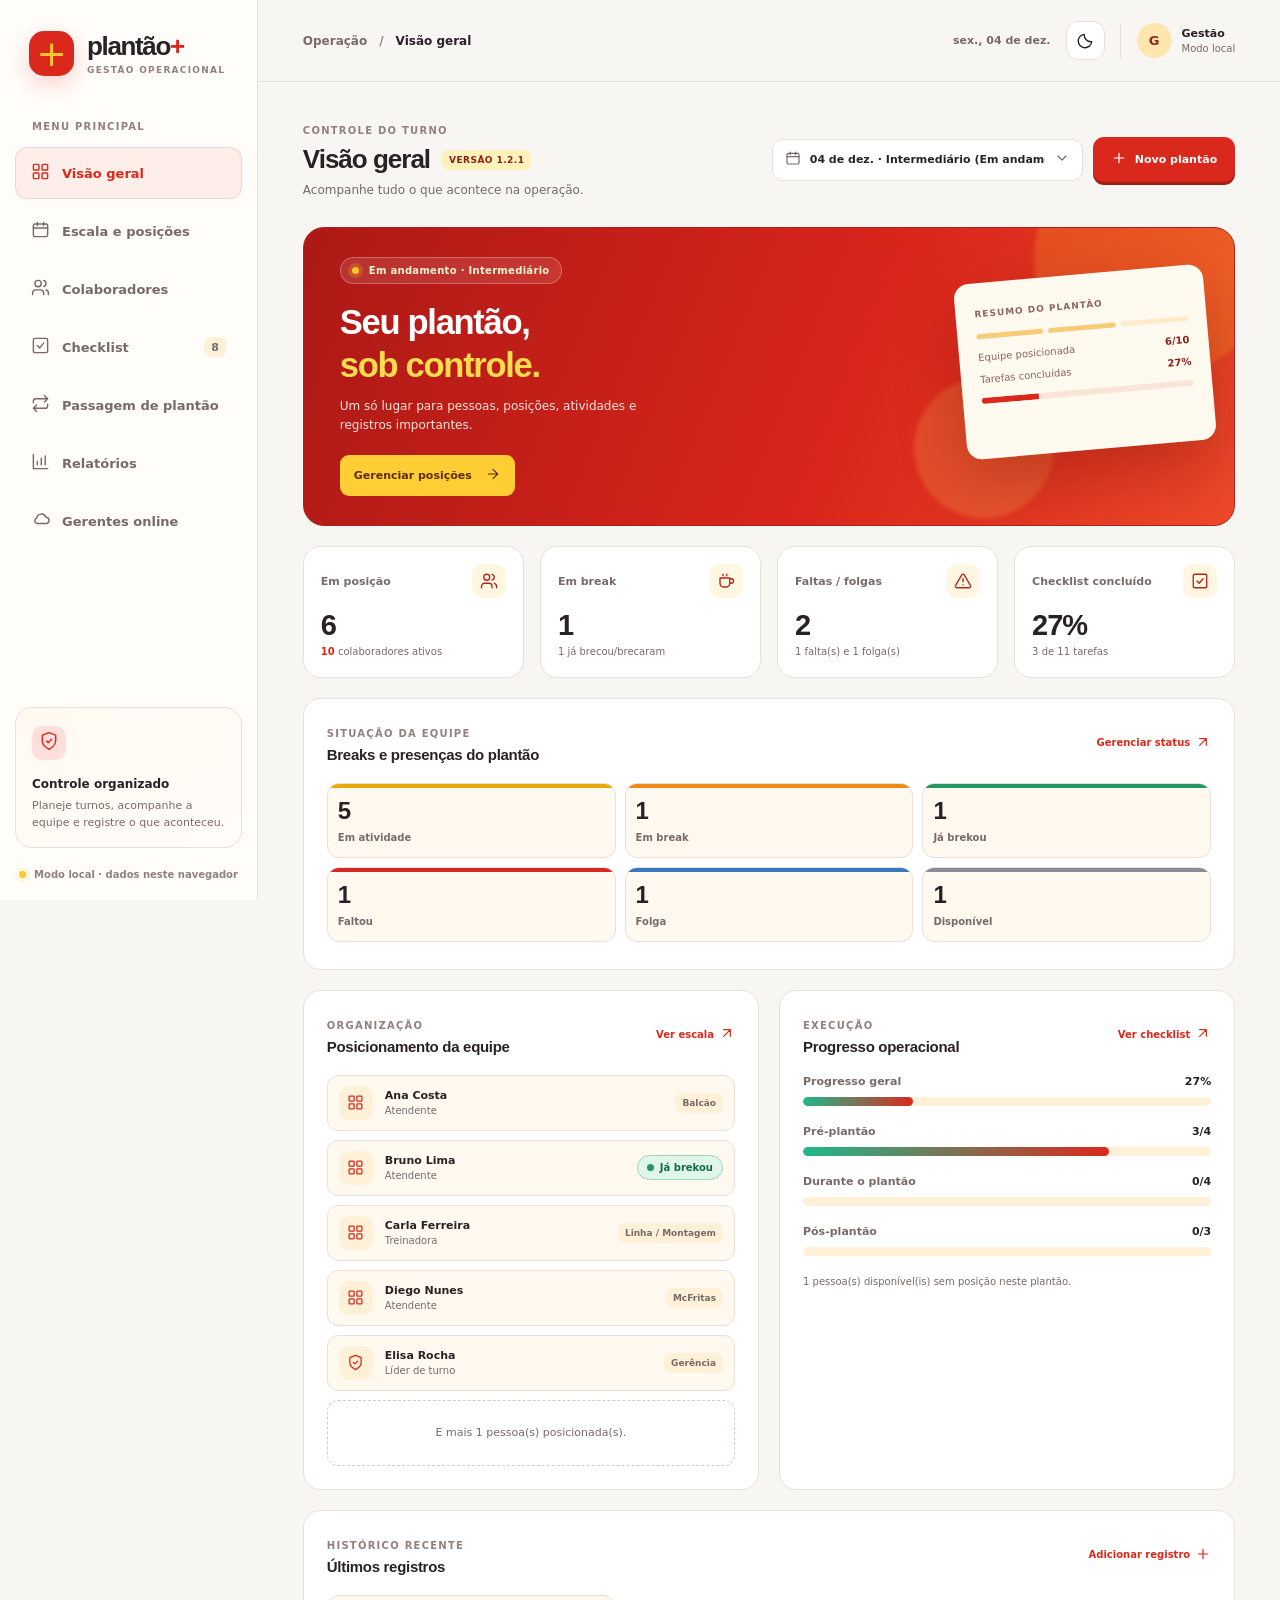
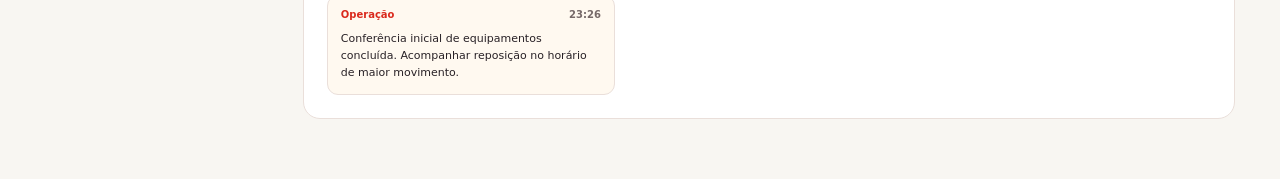
<file: index.html>
<!doctype html>
<html lang="pt-BR">
<head>
  <meta charset="UTF-8" />
  <meta name="viewport" content="width=device-width, initial-scale=1.0" />
  <meta name="theme-color" content="#DA291C" />
  <meta name="description" content="Plantão+ — painel de controle e passagem de turno para operações de loja." />
  <title>Plantão+ | Gestão de Plantões — v1.2.1</title>
  <link rel="icon" href="data:image/svg+xml,%3Csvg xmlns='http://www.w3.org/2000/svg' viewBox='0 0 64 64'%3E%3Crect width='64' height='64' rx='16' fill='%23DA291C'/%3E%3Cpath d='M17 32h30M32 17v30' stroke='%23FFC72C' stroke-width='8' stroke-linecap='round'/%3E%3C/svg%3E" />
  <link rel="stylesheet" href="style.css" />
  <script src="script.js" defer></script>
  <script src="sync.js" defer></script>
</head>
<body>
  <div class="app-shell">
    <aside class="sidebar" id="sidebar" aria-label="Menu principal">
      <div class="brand"><div class="brand-mark" aria-hidden="true">+</div><div><strong>plantão<span>+</span></strong><small>GESTÃO OPERACIONAL</small></div></div>
      <div class="side-section-label">MENU PRINCIPAL</div>
      <nav class="side-nav" aria-label="Navegação">
        <button class="nav-link active" data-page="dashboard"><span data-icon="layout"></span> Visão geral</button>
        <button class="nav-link" data-page="escala"><span data-icon="calendar"></span> Escala e posições</button>
        <button class="nav-link" data-page="equipe"><span data-icon="users"></span> Colaboradores</button>
        <button class="nav-link" data-page="checklist"><span data-icon="check-square"></span> Checklist <span class="nav-counter" id="navPending">0</span></button>
        <button class="nav-link" data-page="passagem"><span data-icon="repeat"></span> Passagem de plantão</button>
        <button class="nav-link" data-page="relatorios"><span data-icon="chart"></span> Relatórios</button>
        <button class="nav-link" data-page="conexao"><span data-icon="cloud"></span> Gerentes online</button>
      </nav>
      <div class="sidebar-bottom">
        <div class="side-help"><div class="side-help-icon"><span data-icon="shield"></span></div><strong>Controle organizado</strong><p>Planeje turnos, acompanhe a equipe e registre o que aconteceu.</p></div>
        <div class="local-tag" id="sidebarSyncStatus"><span class="status-dot"></span> Modo local · dados neste navegador</div>
      </div>
    </aside>
    <div class="sidebar-overlay" id="sidebarOverlay"></div>

    <div class="main-shell">
      <header class="topbar">
        <div class="top-left"><button class="icon-button mobile-menu" id="mobileMenu" aria-label="Abrir menu"><span data-icon="menu"></span></button><div class="breadcrumb"><span>Operação</span><span class="crumb-sep">/</span><strong id="currentPageTitle">Visão geral</strong></div></div>
        <div class="top-actions"><span class="today-pill" id="todayLabel"></span><button class="icon-button" id="themeButton" aria-label="Alternar tema" title="Alternar tema"><span data-icon="sun"></span></button><div class="profile-chip"><span class="profile-avatar">G</span><span><strong>Gestão</strong><small id="profileSyncStatus">Modo local</small></span></div></div>
      </header>
      <main class="content">
        <div id="storageWarning" class="storage-warning hidden" role="alert">⚠️ Modo temporário: este visualizador bloqueou o armazenamento. Os botões funcionam, mas alterações podem se perder ao fechar. Abra o <strong>index.html</strong> fora da prévia para salvar seus dados.</div>
        <div class="context-row">
          <div><span class="eyebrow">CONTROLE DO TURNO</span><div class="context-heading"><h1 id="mainTitle">Visão geral</h1><span class="demo-tag">VERSÃO 1.2.1</span></div><p id="mainSubtitle">Acompanhe tudo o que acontece na operação.</p></div>
          <div class="context-actions"><div class="shift-picker"><span data-icon="calendar"></span><select id="shiftSelect" aria-label="Selecionar plantão"></select><span data-icon="chevron-down"></span></div><button class="btn btn-primary" id="newShiftButton"><span data-icon="plus"></span> Novo plantão</button></div>
        </div>

        <section class="page" id="page-dashboard">
          <div class="hero"><div class="hero-copy"><div class="hero-pill"><span class="pulse-dot"></span><span id="heroShiftStatus">Plantão em andamento</span></div><h2>Seu plantão, <span>sob controle.</span></h2><p>Um só lugar para pessoas, posições, atividades e registros importantes.</p><button class="hero-action" data-go="escala">Gerenciar posições <span data-icon="arrow-right"></span></button></div><div class="hero-art" aria-hidden="true"><div class="orb orb-one"></div><div class="orb orb-two"></div><div class="floating-sheet"><span class="sheet-label">RESUMO DO PLANTÃO</span><div class="sheet-bar"><i></i><i></i><i></i></div><div class="sheet-row"><span>Equipe posicionada</span><strong id="heroAssigned">0</strong></div><div class="sheet-row"><span>Tarefas concluídas</span><strong id="heroTasks">0%</strong></div><div class="sheet-progress"><span id="heroProgressFill"></span></div></div></div></div>
          <div class="metric-grid" id="dashboardMetrics"></div>
          <div class="panel attendance-dashboard-panel"><div class="panel-header"><div><span class="eyebrow">SITUAÇÃO DA EQUIPE</span><h3>Breaks e presenças do plantão</h3></div><button class="text-action" data-go="escala">Gerenciar status <span data-icon="arrow-up-right"></span></button></div><div class="attendance-summary" id="dashAttendanceSummary"></div></div>
          <div class="columns columns-2 dashboard-columns"><div class="panel"><div class="panel-header"><div><span class="eyebrow">ORGANIZAÇÃO</span><h3>Posicionamento da equipe</h3></div><button class="text-action" data-go="escala">Ver escala <span data-icon="arrow-up-right"></span></button></div><div id="dashPositions" class="compact-list"></div></div><div class="panel"><div class="panel-header"><div><span class="eyebrow">EXECUÇÃO</span><h3>Progresso operacional</h3></div><button class="text-action" data-go="checklist">Ver checklist <span data-icon="arrow-up-right"></span></button></div><div id="dashChecklist"></div></div></div>
          <div class="panel"><div class="panel-header"><div><span class="eyebrow">HISTÓRICO RECENTE</span><h3>Últimos registros</h3></div><button class="text-action" data-go="passagem">Adicionar registro <span data-icon="plus"></span></button></div><div id="dashEvents" class="events-inline"></div></div>
        </section>

        <section class="page hidden" id="page-escala"><div class="page-banner"><div><span class="eyebrow">PLANEJAMENTO DIÁRIO</span><h2>Equipe e estações</h2><p>Distribua as pessoas, evite duplicidades e organize o fluxo da operação.</p></div><button class="btn btn-primary" id="newAssignmentButton"><span data-icon="plus"></span> Posicionar pessoa</button></div><div id="shiftDetails" class="shift-details"></div>
          <div class="panel attendance-panel spaced"><div class="panel-header"><div><span class="eyebrow">CONTROLE DE PESSOAS</span><h3>Breaks, faltas e folgas</h3><p class="attendance-help">Altere o status de cada colaborador. Ao iniciar o break, a posição fica livre e o cronômetro começa. Faltas e folgas também liberam a posição.</p></div></div><div id="attendanceSummary" class="attendance-summary"></div><div id="attendanceRoster" class="attendance-roster"></div></div>
          <div class="panel break-center spaced" id="breakCenter"><div class="panel-header"><div><span class="eyebrow">PAUSAS COM CRONÔMETRO</span><h3>Central de breaks <span class="break-count" id="breakActiveCount">0</span></h3><p class="attendance-help">A contagem continua mesmo com a página fechada. Durações são ajustáveis conforme as regras da unidade.</p></div><label class="break-default-label">Duração padrão (min) <input id="breakDefaultDuration" type="number" min="5" max="180" value="60"></label></div><div class="break-active-grid" id="breakGrid"></div><h4 class="section-minititle">Histórico de breaks deste turno</h4><div id="breakHistory" class="break-history"></div></div>
          <div class="panel coverage-panel spaced"><div class="panel-header"><div><span class="eyebrow">COBERTURA INTELIGENTE</span><h3>Sugestão de substituições</h3><p class="attendance-help">Indica pessoas livres e dá prioridade a quem tem treinamento confirmado no cadastro.</p></div></div><div id="coverageSuggestions" class="coverage-grid"></div></div>
          <div class="section-heading"><div><h3>Mapa de posições</h3><p id="stationsSubtitle">Distribuição dos colaboradores por estação</p></div></div><p class="position-move-hint" id="positionMoveHint">Arraste uma pessoa para uma estação ou toque no nome e depois na estação.</p><div id="stationGrid" class="station-grid"></div><div class="panel spaced"><div class="panel-header"><div><span class="eyebrow">DISPONIBILIDADE</span><h3>Disponíveis para posicionamento</h3></div></div><div id="unassignedEmployees" class="people-chips"></div></div></section>

        <section class="page hidden" id="page-equipe"><div class="page-banner"><div><span class="eyebrow">GESTÃO DE PESSOAS</span><h2>Colaboradores</h2><p>Cadastre, edite e acompanhe os integrantes da equipe.</p></div><button class="btn btn-primary" id="newEmployeeButton"><span data-icon="plus"></span> Novo colaborador</button></div><div class="filter-bar"><div class="search-wrap"><span data-icon="search"></span><input id="employeeSearch" type="search" placeholder="Buscar por nome ou função..." aria-label="Buscar colaboradores"></div><select id="employeeStatusFilter" aria-label="Filtrar por situação"><option value="ativos">Somente ativos</option><option value="todos">Todos</option><option value="inativos">Somente inativos</option></select><span id="employeeCount" class="filter-count"></span></div><div class="employee-grid" id="employeeGrid"></div></section>

        <section class="page hidden" id="page-checklist"><div class="page-banner"><div><span class="eyebrow">PADRÃO DE EXECUÇÃO</span><h2>Checklist operacional</h2><p>Não deixe tarefas importantes passarem despercebidas.</p></div><button class="btn btn-primary" id="newTaskButton"><span data-icon="plus"></span> Adicionar tarefa</button></div><div class="panel progress-panel"><div class="progress-summary"><div><span class="eyebrow">PROGRESSO DO PLANTÃO</span><h3 id="checklistSummary">0 de 0 atividades</h3><p id="checklistProgressText">Comece pelas atividades de pré-plantão.</p></div><div class="ring" id="progressRing"><span id="progressRingText">0%</span></div></div><div class="progress-track"><span id="mainProgressFill"></span></div></div><div class="checklist-columns" id="checklistPhases"></div></section>

        <section class="page hidden" id="page-passagem"><div class="page-banner"><div><span class="eyebrow">COMUNICAÇÃO ENTRE TURNOS</span><h2>Passagem de plantão</h2><p>Registre ocorrências, pontos de atenção e orientações para a próxima equipe.</p></div><button class="btn btn-outline" id="copyHandoffTop"><span data-icon="copy"></span> Copiar resumo</button></div><div class="columns columns-2"><div class="panel"><div class="panel-header"><div><span class="eyebrow">LIVRO DE OCORRÊNCIAS</span><h3>Novo registro</h3></div></div><form id="eventForm" class="stack-form"><label>Categoria<select name="type" required><option>Operação</option><option>Pessoas</option><option>Equipamentos</option><option>Estoque</option><option>Observação</option></select></label><label>Descrição<textarea name="text" required maxlength="600" rows="4" placeholder="Descreva o que aconteceu e o que precisa ser acompanhado..."></textarea></label><button class="btn btn-primary" type="submit"><span data-icon="plus"></span> Registrar ocorrência</button></form></div><div class="panel"><div class="panel-header"><div><span class="eyebrow">ORIENTAÇÕES</span><h3>Recado para o próximo turno</h3></div></div><label class="standalone-label" for="handoffNotes">Anotações e prioridades</label><textarea id="handoffNotes" rows="7" maxlength="2000" placeholder="Ex.: conferir manutenção do equipamento, verificar falta de produto, reforçar posição no horário de pico..."></textarea><div class="note-footer"><span>Fica salvo no plantão selecionado.</span><button id="saveHandoffNotes" class="btn btn-outline"><span data-icon="save"></span> Salvar recado</button></div></div></div><div class="columns columns-2 spaced"><div class="panel"><div class="panel-header"><div><span class="eyebrow">LINHA DO TEMPO</span><h3>Ocorrências registradas</h3></div></div><div id="eventTimeline" class="timeline"></div></div><div class="panel"><div class="panel-header"><div><span class="eyebrow">RELATÓRIO PRONTO</span><h3>Resumo para repassar</h3></div></div><pre class="handoff-preview" id="handoffPreview"></pre><div class="share-actions"><button id="copyHandoff" class="btn btn-primary"><span data-icon="copy"></span> Copiar texto</button><button id="shareWhatsapp" class="btn btn-outline"><span data-icon="send"></span> WhatsApp</button></div></div></div></section>

        <section class="page hidden" id="page-relatorios"><div class="page-banner"><div><span class="eyebrow">VISÃO GERENCIAL</span><h2>Relatórios e histórico</h2><p>Consulte plantões anteriores e faça cópias de segurança dos dados.</p></div><button class="btn btn-primary" id="exportCsv"><span data-icon="download"></span> Exportar CSV</button></div><div class="filter-bar report-controls"><label class="inline-field">Período <input type="month" id="reportMonth"></label><div class="report-buttons"><button class="btn btn-outline" id="exportBreakCsv"><span data-icon="coffee"></span> Exportar breaks</button><button class="btn btn-outline" id="backupJson"><span data-icon="download"></span> Backup JSON</button><label class="btn btn-outline file-button"><span data-icon="upload"></span> Importar backup <input type="file" id="importJson" accept=".json,application/json" hidden></label></div></div><div id="reportMetrics" class="metric-grid"></div><div class="panel"><div class="panel-header"><div><span class="eyebrow">ARQUIVO DE PLANTÕES</span><h3>Histórico de turnos</h3></div></div><div class="table-scroll"><table class="data-table"><thead><tr><th>Data</th><th>Turno</th><th>Responsável</th><th>Pessoas</th><th>Checklist</th><th>Situação</th><th></th></tr></thead><tbody id="reportRows"></tbody></table></div></div><p class="privacy-note"><span data-icon="info"></span> O modo local funciona sem conta. A sincronização exige conexão com Supabase, login de gerente e equipe compartilhada — configure em “Gerentes online”.</p></section>
        <section class="page hidden" id="page-conexao">
          <div class="page-banner"><div><span class="eyebrow">ACESSO MULTIGESTOR</span><h2>Gerentes online</h2><p>Compartilhe escalas, breaks, checklists e relatórios entre aparelhos, com login por e-mail e controle de acesso.</p></div><span class="cloud-pill" id="cloudIndicator">● Modo local</span></div>
          <div class="panel sync-panel"><div class="panel-header"><div><span class="eyebrow">PASSO 1</span><h3>Configurar servidor de dados</h3></div></div>
            <p class="form-hint">Crie um projeto no Supabase, execute o arquivo <strong>CONFIGURACAO-SUPABASE.sql</strong> e preencha abaixo a URL e a chave <strong>anon/publicável</strong>. Nunca utilize a chave secret/service_role.</p>
            <form id="cloudConfigForm" class="stack-form"><label>URL do projeto Supabase<input type="url" id="cloudUrl" placeholder="https://seu-projeto.supabase.co" required autocomplete="off"></label><label>Chave anon / publishable<input id="cloudKey" type="text" placeholder="sb_publishable_... ou chave anon JWT" autocomplete="off" required></label><button class="btn btn-primary" type="submit">Salvar conexão neste aparelho</button></form>
            <p class="sync-message" id="cloudConfigMessage">Nenhum servidor configurado. O site funciona normalmente no modo local.</p>
          </div>
          <div class="panel sync-panel spaced"><div class="panel-header"><div><span class="eyebrow">PASSO 2</span><h3>Acesso do gerente</h3></div></div>
            <div id="cloudLoggedOut"><form id="cloudLoginForm" class="sync-login"><label>E-mail do gerente<input id="cloudEmail" type="email" required placeholder="gerente@exemplo.com" autocomplete="email"></label><button class="btn btn-primary" type="submit">Enviar link para entrar</button></form><p class="form-hint">Você receberá um link de acesso no e-mail. Para funcionar, publique o site em endereço HTTPS autorizado no projeto Supabase.</p></div>
            <div id="cloudLoggedIn" class="hidden"><div class="sync-user-card"><div><strong id="cloudUserName">—</strong><small>Gerente autenticado</small></div><button class="btn btn-outline btn-small" id="cloudLogout">Sair da conta</button></div></div>
            <p class="sync-message" id="cloudAuthMessage"></p>
          </div>
          <div class="panel sync-panel spaced"><div class="panel-header"><div><span class="eyebrow">PASSO 3</span><h3>Equipe compartilhada</h3></div></div>
            <div id="cloudTeamDisabled" class="form-hint">Configure o servidor e faça login para criar ou participar de uma equipe.</div>
            <div id="cloudTeamActions" class="hidden"><div class="sync-team-actions"><form id="cloudCreateTeamForm" class="sync-login"><label>Nome da unidade<input id="cloudTeamName" maxlength="80" placeholder="Ex.: Loja Centro" required></label><button class="btn btn-primary" type="submit">Criar equipe</button></form><form id="cloudJoinTeamForm" class="sync-login"><label>Código de convite recebido<input id="cloudInviteInput" type="text" maxlength="50" placeholder="Código compartilhado pelo administrador" required autocomplete="off"></label><button class="btn btn-outline" type="submit">Entrar na equipe</button></form></div><p class="form-hint">O código de convite dá acesso à equipe. Compartilhe somente com gerentes autorizados.</p><div id="cloudTeamList" class="cloud-team-list"></div></div>
            <div id="cloudConnectedPanel" class="hidden sync-connected-panel"><h4 id="cloudActiveTeam">Equipe conectada</h4><p id="cloudLastSync">Carregando…</p><div class="sync-buttons"><button class="btn btn-outline btn-small" id="cloudDownload">Baixar dados da equipe</button><button class="btn btn-primary btn-small" id="cloudUpload">Enviar meus dados para a equipe</button><button class="btn btn-outline btn-small" id="cloudDetach">Desconectar equipe</button></div><p class="form-hint">A atualização acontece após as alterações e também por notificações/pesquisas periódicas. Se dois gerentes editarem ao mesmo tempo, o sistema bloqueia a sobrescrita silenciosa e pede uma decisão.</p></div>
            <p class="sync-message" id="cloudTeamMessage"></p>
          </div>
        </section>
      </main>
    </div>
  </div>
  <div id="modalBackdrop" class="modal-backdrop hidden" role="presentation"><div class="modal" role="dialog" aria-modal="true" aria-labelledby="modalTitle"><div class="modal-heading"><div><span class="eyebrow" id="modalEyebrow">CADASTRO</span><h2 id="modalTitle">Novo registro</h2></div><button id="closeModal" class="icon-button" aria-label="Fechar"><span data-icon="x"></span></button></div><div id="modalBody"></div></div></div>
  <div class="toast" id="toast" role="status" aria-live="polite"></div>
</body>
</html>
</file>
<file: style.css>
:root{color-scheme:dark;--bg:#0c1320;--sidebar:#0a111d;--surface:#121d2c;--surface2:#162234;--surface3:#1b2a3d;--border:#253247;--border-light:#2c3c50;--text:#eef5fb;--muted:#92a3b9;--muted2:#687f98;--mint:#54dfbb;--mint-dark:#133f3b;--mint-hover:#80edcf;--blue:#71a6ff;--amber:#ffbf68;--red:#ff808b;--shadow:0 18px 48px rgba(0,0,0,.14);--radius:18px}
*{box-sizing:border-box}html{scroll-behavior:smooth}body{margin:0;background:var(--bg);color:var(--text);font-family:'DM Sans',system-ui,sans-serif;min-width:320px}body.light{color-scheme:light;--bg:#f4f7fb;--sidebar:#fff;--surface:#fff;--surface2:#f8fafc;--surface3:#edf3f8;--border:#e1e8ef;--border-light:#d4e0ec;--text:#162236;--muted:#697c90;--muted2:#8da0b3;--mint:#119d7e;--mint-dark:#dcf7ec;--mint-hover:#087b64;--blue:#326dc9;--amber:#c07823;--red:#d14d61;--shadow:0 15px 40px rgba(37,60,90,.04)}button,input,textarea,select{font:inherit}button{cursor:pointer}button:disabled{cursor:not-allowed;opacity:.45}input,textarea,select{color:var(--text)}input:focus-visible,select:focus-visible,textarea:focus-visible,button:focus-visible{outline:2px solid var(--mint);outline-offset:2px}button svg,.button svg{flex-shrink:0}button,.btn{transition:background .18s,border-color .18s,transform .18s}button:active{transform:translateY(1px)}.hidden{display:none!important}.app-shell{min-height:100vh}.sidebar{position:fixed;inset:0 auto 0 0;width:258px;background:var(--sidebar);border-right:1px solid var(--border);padding:31px 15px 20px;z-index:30;display:flex;flex-direction:column}.brand{display:flex;align-items:center;gap:13px;padding:0 14px 45px}.brand-mark{width:45px;height:45px;display:flex;align-items:center;justify-content:center;background:var(--mint);border-radius:15px;font-size:36px;font-weight:500;line-height:1;color:#09251c;box-shadow:0 8px 28px rgba(44,214,172,.15)}.brand strong{font-family:Manrope,sans-serif;font-size:26px;letter-spacing:-1.35px;line-height:1}.brand strong span{color:var(--mint)}.brand small{display:block;color:var(--muted2);font-size:9px;letter-spacing:1.28px;font-weight:800;margin-top:6px}.side-section-label,.eyebrow{font-size:10px;letter-spacing:1.25px;font-weight:800;color:var(--muted2)}.side-section-label{padding:0 17px;margin-bottom:15px}.side-nav{display:flex;flex-direction:column;gap:6px}.nav-link{display:flex;align-items:center;gap:12px;border:1px solid transparent;background:transparent;color:var(--muted);text-align:left;padding:14px 15px;font-weight:700;font-size:13px;border-radius:12px;width:100%}.nav-link svg{width:19px;height:19px}.nav-link:hover{color:var(--text);background:var(--surface2)}.nav-link.active{color:var(--mint);background:color-mix(in srgb,var(--mint) 11%,transparent);border-color:color-mix(in srgb,var(--mint) 16%,transparent)}.nav-counter{margin-left:auto;border-radius:7px;min-width:22px;min-height:20px;background:var(--surface3);display:flex;align-items:center;justify-content:center;font-size:11px}.sidebar-bottom{margin-top:auto}.side-help{border:1px solid var(--border);border-radius:17px;padding:18px 16px 15px;background:linear-gradient(155deg,var(--surface2),var(--sidebar))}.side-help-icon{display:flex;width:34px;height:34px;align-items:center;justify-content:center;border-radius:10px;background:var(--mint-dark);color:var(--mint);margin-bottom:13px}.side-help strong{font-size:12px}.side-help p{font-size:11px;line-height:1.6;color:var(--muted);margin:5px 0 0}.local-tag{display:flex;align-items:center;justify-content:center;gap:8px;color:var(--muted2);font-size:10px;font-weight:700;padding-top:21px}.status-dot,.pulse-dot{background:var(--mint);width:7px;height:7px;border-radius:100%;display:inline-block;box-shadow:0 0 0 4px rgba(66,209,168,.1)}.main-shell{margin-left:258px;min-width:0}.topbar{height:82px;padding:0 clamp(24px,3.5vw,55px);display:flex;align-items:center;justify-content:space-between;border-bottom:1px solid var(--border);background:var(--bg)}.top-left,.top-actions,.breadcrumb,.context-actions,.shift-picker,.btn,.text-action,.note-footer,.report-buttons,.inline-field{display:flex;align-items:center}.breadcrumb{gap:12px;font-size:12px;color:var(--muted);font-weight:600}.breadcrumb strong{color:var(--text)}.crumb-sep{color:var(--muted2)}.top-actions{gap:15px}.today-pill{font-size:11px;font-weight:700;color:var(--muted)}.icon-button{border:1px solid var(--border);background:var(--surface);color:var(--text);width:39px;height:39px;border-radius:12px;display:flex;align-items:center;justify-content:center}.icon-button:hover{background:var(--surface3)}.icon-button svg{width:18px;height:18px}.profile-chip{display:flex;align-items:center;gap:10px;border-left:1px solid var(--border);padding-left:16px}.profile-avatar{display:flex;width:35px;height:35px;border-radius:50%;background:#23453e;color:#aefbe5;align-items:center;justify-content:center;font-size:13px;font-weight:800}.profile-chip strong,.profile-chip small{display:block}.profile-chip strong{font-size:11px}.profile-chip small{font-size:10px;color:var(--muted);margin-top:3px}.mobile-menu{display:none}.content{padding:37px clamp(22px,3.5vw,55px) 60px;max-width:1680px;margin:auto}.context-row{display:flex;align-items:center;justify-content:space-between;gap:24px;margin-bottom:27px}.context-heading{display:flex;align-items:center;gap:12px;margin-top:6px}.context-heading h1{margin:0;font-family:Manrope,sans-serif;font-size:26px;letter-spacing:-1px}.context-row p,.page-banner p{color:var(--muted);font-size:12px;margin:6px 0 0;line-height:1.6}.demo-tag{background:color-mix(in srgb,var(--mint) 12%,transparent);color:var(--mint);padding:5px 7px;border-radius:6px;font-size:9px;font-weight:800;letter-spacing:.45px}.context-actions{gap:10px}.shift-picker{gap:9px;border:1px solid var(--border);background:var(--surface);height:42px;padding:0 12px;border-radius:11px;color:var(--muted)}.shift-picker svg{width:16px;height:16px}.shift-picker select{max-width:235px;background:transparent;border:0;outline:0;color:var(--text);font-size:11px;font-weight:700;appearance:none;cursor:pointer}.shift-picker select option{background:var(--surface);color:var(--text)}.btn{border:1px solid transparent;border-radius:11px;gap:8px;justify-content:center;padding:12px 17px;font-size:11px;font-weight:800;min-height:41px;white-space:nowrap;text-decoration:none}.btn svg,.text-action svg{width:16px;height:16px}.btn-primary{background:var(--mint);color:#0c2924}.btn-primary:hover{background:var(--mint-hover);color:#09241d}.btn-outline{background:var(--surface);color:var(--text);border-color:var(--border)}.btn-outline:hover{background:var(--surface3)}.btn-danger{background:color-mix(in srgb,var(--red) 12%,transparent);color:var(--red);border-color:color-mix(in srgb,var(--red) 20%,transparent)}.btn-small{padding:8px 10px;min-height:31px;border-radius:9px;font-size:10px}.page{display:block;animation:appear .23s ease}@keyframes appear{from{opacity:.65;transform:translateY(5px)}to{opacity:1;transform:translateY(0)}}.hero{position:relative;display:flex;align-items:center;justify-content:space-between;min-height:253px;overflow:hidden;border:1px solid #285b53;background:linear-gradient(115deg,#163b39 0%,#173936 48%,#133f3a 100%);border-radius:21px;padding:29px 36px;margin-bottom:20px;color:#fff}.hero-copy{position:relative;z-index:2;max-width:460px}.hero-pill{font-size:10px;font-weight:800;letter-spacing:.3px;border:1px solid rgba(115,238,196,.25);border-radius:50px;background:rgba(36,139,109,.2);color:#a9f4db;padding:7px 11px;width:max-content;display:flex;align-items:center;gap:10px}.hero h2{font-family:Manrope,sans-serif;font-weight:800;font-size:clamp(25px,2.7vw,36px);letter-spacing:-1.3px;line-height:1.25;margin:17px 0 9px}.hero h2 span{display:block;color:#81eecb}.hero p{font-size:12px;max-width:350px;color:#b8d5cf;line-height:1.65;margin:0 0 19px}.hero-action{background:#f3fff9;border:0;border-radius:9px;padding:11px 14px;color:#17473c;display:flex;align-items:center;gap:13px;font-weight:800;font-size:11px}.hero-action svg{width:16px;height:16px}.hero-art{position:absolute;right:35px;width:310px;height:245px;top:10px}.orb{position:absolute;border-radius:100%;filter:blur(2px)}.orb-one{height:240px;width:240px;background:rgba(88,207,168,.1);right:-50px;top:-100px}.orb-two{height:140px;width:140px;background:rgba(33,147,121,.16);bottom:-35px;left:0}.floating-sheet{position:absolute;right:14px;top:36px;width:250px;min-height:176px;background:#f1fff9;color:#143b34;border-radius:15px;padding:19px;transform:rotate(-5deg);box-shadow:0 25px 55px rgba(2,13,11,.25)}.sheet-label{font-size:9px;letter-spacing:1px;font-weight:800;color:#57746d}.sheet-bar{display:flex;gap:5px;margin:13px 0}.sheet-bar i{display:block;height:5px;border-radius:8px;background:#9cddd0;flex:1}.sheet-bar i:last-child{background:#ddeee9}.sheet-row{display:flex;justify-content:space-between;margin-top:11px;font-size:10px;color:#58746b}.sheet-row strong{color:#144439}.sheet-progress{height:6px;border-radius:5px;background:#dbeee7;margin-top:13px;overflow:hidden}.sheet-progress span{display:block;background:#1dba8d;height:100%;width:0%}.metric-grid{display:grid;grid-template-columns:repeat(4,minmax(0,1fr));gap:16px;margin-bottom:20px}.metric-card{position:relative;border:1px solid var(--border);background:var(--surface);border-radius:17px;padding:19px 20px 18px;min-height:132px;overflow:hidden}.metric-top{display:flex;align-items:center;justify-content:space-between;color:var(--muted);font-size:11px;font-weight:700}.metric-icon{height:34px;width:34px;background:var(--surface3);color:var(--mint);border-radius:10px;display:flex;align-items:center;justify-content:center}.metric-icon svg{width:18px;height:18px}.metric-value{font-family:Manrope,sans-serif;letter-spacing:-1px;font-size:29px;font-weight:800;margin:11px 0 0}.metric-foot{font-size:10px;color:var(--muted);margin-top:4px}.metric-foot strong{color:var(--mint)}.columns{display:grid;gap:20px}.columns-2{grid-template-columns:repeat(2,minmax(0,1fr))}.dashboard-columns{margin-bottom:20px}.panel{background:var(--surface);border:1px solid var(--border);border-radius:17px;padding:23px;min-width:0}.panel-header{display:flex;align-items:center;justify-content:space-between;gap:10px;margin-bottom:20px}.panel h3,.section-heading h3{font-family:Manrope,sans-serif;font-size:15px;margin:5px 0 0;letter-spacing:-.3px}.text-action{background:none;border:0;padding:0;color:var(--mint);font-size:10px;font-weight:800;gap:5px}.text-action:hover{text-decoration:underline}.compact-list{display:flex;flex-direction:column;gap:9px}.position-line{display:flex;align-items:center;gap:12px;padding:10px 11px;border:1px solid var(--border);background:var(--surface2);border-radius:11px}.station-dot{width:34px;height:34px;border-radius:10px;background:var(--surface3);display:flex;align-items:center;justify-content:center;color:var(--mint);flex-shrink:0}.station-dot svg{width:17px;height:17px}.position-line .person-text{min-width:0;flex:1}.position-line strong,.position-line small{display:block;white-space:nowrap;overflow:hidden;text-overflow:ellipsis}.position-line strong{font-size:11px}.position-line small{font-size:10px;color:var(--muted);margin-top:3px}.mini-tag{font-size:9px;padding:5px 7px;border-radius:7px;background:var(--surface3);color:var(--muted);font-weight:800;white-space:nowrap}.mini-progress-top{display:flex;justify-content:space-between;color:var(--muted);font-size:11px;font-weight:700;margin:0 0 9px}.mini-progress-top strong{color:var(--text)}.progress-track{width:100%;height:9px;border-radius:10px;background:var(--surface3);overflow:hidden}.progress-track>span{display:block;width:0%;height:100%;background:linear-gradient(90deg,#21b88a,var(--mint));border-radius:10px;transition:width .35s}.phase-progress-item{margin-top:19px}.phase-progress-item .mini-progress-top{margin-bottom:9px}.small-empty{font-size:11px;color:var(--muted);padding:24px 10px;text-align:center;border:1px dashed var(--border-light);border-radius:11px;line-height:1.5}.events-inline{display:grid;grid-template-columns:repeat(3,minmax(0,1fr));gap:10px}.event-inline{border:1px solid var(--border);background:var(--surface2);padding:13px;border-radius:11px;min-width:0}.event-inline .event-title{display:flex;gap:8px;align-items:center;font-size:10px;font-weight:800;color:var(--mint)}.event-inline .event-title span:last-child{margin-left:auto;color:var(--muted);font-weight:700}.event-inline p{font-size:11px;color:var(--text);line-height:1.55;margin:10px 0 0;word-break:break-word}.page-banner{display:flex;justify-content:space-between;align-items:center;gap:20px;padding:19px 24px;background:var(--surface);border:1px solid var(--border);border-radius:16px;margin-bottom:20px}.page-banner h2{font-size:20px;font-family:Manrope,sans-serif;letter-spacing:-.6px;margin:5px 0 0}.shift-details{display:flex;gap:12px;flex-wrap:wrap;margin-bottom:25px}.detail-card{border:1px solid var(--border);background:var(--surface);border-radius:12px;padding:13px 16px;display:flex;align-items:center;gap:11px;min-height:59px}.detail-card svg{width:18px;height:18px;color:var(--mint)}.detail-card strong{display:block;font-size:11px}.detail-card small{display:block;color:var(--muted);font-size:10px;margin-top:3px}.detail-actions{margin-left:auto;display:flex;align-items:center;gap:8px}.status-pill{display:inline-flex;align-items:center;gap:6px;padding:6px 10px;border-radius:40px;font-weight:800;font-size:9px;background:var(--surface3);color:var(--muted)}.status-pill.andamento{background:color-mix(in srgb,var(--mint) 12%,transparent);color:var(--mint)}.status-pill.encerrado{background:color-mix(in srgb,var(--blue) 12%,transparent);color:var(--blue)}.section-heading{display:flex;justify-content:space-between;align-items:center;margin:0 0 14px}.section-heading p{font-size:11px;color:var(--muted);margin:5px 0 0}.station-grid{display:grid;grid-template-columns:repeat(3,minmax(0,1fr));gap:15px}.station-card{background:var(--surface);border:1px solid var(--border);border-radius:15px;padding:17px;min-height:168px}.station-card-head{display:flex;align-items:flex-start;gap:11px;margin-bottom:15px}.station-card-head .station-dot{width:38px;height:38px}.station-card h4{margin:1px 0 5px;font-size:12px;font-weight:800}.station-card small{font-size:10px;color:var(--muted)}.station-person{display:flex;align-items:center;gap:8px;padding:8px 7px;border:1px solid var(--border);border-radius:9px;background:var(--surface2);margin-bottom:6px}.avatar-mini{display:flex;width:26px;height:26px;flex-shrink:0;border-radius:8px;align-items:center;justify-content:center;font-size:10px;font-weight:800;background:#26473f;color:#9bf2cf}.station-person span.person-name{flex:1;font-weight:700;font-size:10px;white-space:nowrap;overflow:hidden;text-overflow:ellipsis}.remove-assignment{border:0;color:var(--muted);background:none;display:flex;padding:3px}.remove-assignment svg{width:13px;height:13px}.remove-assignment:hover{color:var(--red)}.add-station{display:flex;align-items:center;gap:5px;border:1px dashed var(--border-light);color:var(--muted);background:transparent;border-radius:8px;font-weight:700;font-size:10px;padding:8px;width:100%;margin-top:7px}.add-station:hover{border-color:var(--mint);color:var(--mint)}.add-station svg{width:14px;height:14px}.spaced{margin-top:20px}.people-chips{display:flex;flex-wrap:wrap;gap:8px}.people-chip{display:flex;align-items:center;gap:8px;border:1px solid var(--border);padding:7px 11px;border-radius:10px;background:var(--surface2);font-size:10px;font-weight:700}.people-chip .avatar-mini{width:22px;height:22px;border-radius:7px}.people-chip:hover{border-color:var(--mint)}.filter-bar{display:flex;align-items:center;gap:12px;margin-bottom:20px}.search-wrap{position:relative;flex:1}.search-wrap svg{position:absolute;top:50%;left:14px;width:17px;height:17px;color:var(--muted);transform:translateY(-50%)}.search-wrap input{padding-left:42px!important}.filter-bar input:not([type=file]),.filter-bar select,.stack-form input,.stack-form select,.stack-form textarea,.modal-form input,.modal-form select,.modal-form textarea,#handoffNotes{width:100%;background:var(--surface);border:1px solid var(--border);border-radius:11px;padding:12px 14px;font-size:12px;outline:none}.filter-bar select{width:auto;min-height:44px}.filter-count{font-size:11px;color:var(--muted);white-space:nowrap}.employee-grid{display:grid;grid-template-columns:repeat(3,minmax(0,1fr));gap:15px}.employee-card{border:1px solid var(--border);border-radius:15px;background:var(--surface);padding:18px}.employee-card-top{display:flex;justify-content:space-between;align-items:flex-start}.avatar-large{width:48px;height:48px;border-radius:14px;background:#204b43;color:#baf9e3;display:flex;align-items:center;justify-content:center;font-size:17px;font-weight:800}.employee-card h3{font-size:13px;font-family:Manrope,sans-serif;margin:12px 0 4px}.employee-card p{font-size:11px;color:var(--muted);margin:0 0 13px}.employee-card-foot{display:flex;justify-content:space-between;align-items:center;border-top:1px solid var(--border);padding-top:12px}.employee-card-foot button{border:0;background:none;color:var(--mint);font-weight:800;font-size:11px}.progress-panel{margin-bottom:19px}.progress-summary{display:flex;justify-content:space-between;align-items:center}.progress-summary h3{font-family:Manrope,sans-serif;font-size:20px;margin:5px 0}.progress-summary p{font-size:11px;color:var(--muted);margin:4px 0 0}.ring{width:85px;height:85px;border-radius:50%;display:flex;align-items:center;justify-content:center;background:conic-gradient(var(--mint) 0deg,var(--surface3) 0deg);flex-shrink:0}.ring span{width:66px;height:66px;border-radius:50%;background:var(--surface);display:flex;align-items:center;justify-content:center;font-size:17px;font-weight:800}.progress-panel>.progress-track{margin-top:15px}.checklist-columns{display:grid;grid-template-columns:repeat(3,minmax(0,1fr));gap:17px}.checklist-column{background:var(--surface);border:1px solid var(--border);padding:18px;border-radius:15px;align-self:start}.checklist-head{display:flex;justify-content:space-between;gap:8px;align-items:center;margin-bottom:16px}.checklist-head h3{font-size:13px;margin:0}.checklist-count{font-size:10px;color:var(--muted)}.task-item{display:flex;gap:10px;padding:12px 0;border-top:1px solid var(--border);align-items:flex-start}.task-item:first-of-type{border-top:0}.task-item input{accent-color:var(--mint);width:16px;height:16px;margin:2px 0 0;cursor:pointer;flex-shrink:0}.task-item label{flex:1;font-size:11px;line-height:1.55;cursor:pointer}.task-item.done label{text-decoration:line-through;color:var(--muted2)}.delete-task{background:none;border:0;color:var(--muted2);padding:0}.delete-task:hover{color:var(--red)}.delete-task svg{width:14px;height:14px}.stack-form,.modal-form{display:flex;flex-direction:column;gap:15px}.stack-form label,.modal-form label{display:flex;flex-direction:column;gap:8px;font-size:11px;font-weight:800}.stack-form textarea,#handoffNotes{resize:vertical;min-height:100px;line-height:1.6}.standalone-label{display:block;font-size:11px;font-weight:800;margin:-3px 0 8px}.note-footer{justify-content:space-between;gap:10px;margin-top:11px}.note-footer span{font-size:10px;color:var(--muted)}.timeline{display:flex;flex-direction:column;gap:0}.timeline-item{position:relative;border-left:1px solid var(--border-light);padding:0 0 23px 18px;margin-left:6px}.timeline-item:before{content:"";position:absolute;left:-5px;top:3px;width:9px;height:9px;border-radius:50%;background:var(--mint);box-shadow:0 0 0 4px var(--surface)}.timeline-item:last-child{padding-bottom:0}.timeline-meta{font-size:10px;color:var(--muted)}.timeline-meta strong{color:var(--mint);margin-right:8px}.timeline-item p{font-size:11px;line-height:1.6;margin:6px 0 0;white-space:pre-wrap;overflow-wrap:anywhere}.handoff-preview{background:var(--surface2);border:1px solid var(--border);border-radius:11px;font-family:'DM Sans',sans-serif;font-size:11px;line-height:1.7;white-space:pre-wrap;overflow-wrap:anywhere;padding:14px;max-height:390px;overflow:auto;color:var(--text);margin:0}.share-actions{display:flex;gap:9px;margin-top:12px;flex-wrap:wrap}.report-controls{justify-content:space-between}.inline-field{gap:10px;color:var(--muted);font-size:11px;font-weight:800}.inline-field input{width:auto!important}.report-buttons{gap:8px}.file-button{cursor:pointer}.data-table{border-collapse:collapse;text-align:left;width:100%;font-size:11px}.data-table th{font-size:10px;color:var(--muted);font-weight:800;padding:12px 10px;white-space:nowrap;border-bottom:1px solid var(--border)}.data-table td{padding:15px 10px;border-bottom:1px solid var(--border);white-space:nowrap}.data-table tr:last-child td{border:0}.table-scroll{overflow:auto}.privacy-note{display:flex;align-items:flex-start;gap:9px;color:var(--muted);line-height:1.6;font-size:11px;margin-top:18px}.privacy-note svg{width:17px;height:17px;flex-shrink:0;color:var(--mint)}.privacy-note svg path{stroke-width:2}.empty-state{padding:25px 15px;border-radius:12px;border:1px dashed var(--border-light);text-align:center;color:var(--muted);font-size:11px;grid-column:1/-1}.empty-state strong{display:block;color:var(--text);margin:0 0 4px;font-size:12px}.modal-backdrop{position:fixed;inset:0;z-index:70;background:rgba(3,8,17,.7);backdrop-filter:blur(5px);display:flex;align-items:center;justify-content:center;padding:20px;overflow-y:auto}.modal{max-width:480px;width:100%;border-radius:19px;border:1px solid var(--border-light);background:var(--surface);padding:23px;box-shadow:0 30px 90px rgba(0,0,0,.35);max-height:calc(100vh - 40px);overflow-y:auto}.modal-heading{display:flex;justify-content:space-between;align-items:center;gap:12px;margin-bottom:22px}.modal-heading h2{font-family:Manrope,sans-serif;font-size:20px;margin:5px 0 0}.modal-form textarea{resize:vertical;min-height:76px}.modal-form .form-row{display:grid;grid-template-columns:repeat(2,minmax(0,1fr));gap:12px}.modal-actions{display:flex;justify-content:flex-end;gap:9px;padding-top:8px}.form-hint{font-size:10px;color:var(--muted);margin:0;line-height:1.5}.toast{position:fixed;bottom:25px;right:28px;background:#dafff0;color:#133c32;z-index:90;padding:13px 17px;border-radius:10px;font-size:12px;font-weight:800;box-shadow:var(--shadow);transform:translateY(100px);opacity:0;pointer-events:none;transition:.25s}.toast.visible{transform:translateY(0);opacity:1}.sidebar-overlay{display:none}
@media(max-width:1300px){.station-grid,.employee-grid{grid-template-columns:repeat(2,minmax(0,1fr))}.checklist-columns{grid-template-columns:repeat(2,minmax(0,1fr))}.metric-card{padding:17px}.hero-art{right:10px}}
@media(max-width:1050px){.sidebar{width:220px}.main-shell{margin-left:220px}.content{padding-left:24px;padding-right:24px}.topbar{padding:0 24px}.brand{padding-left:6px}.nav-link{padding:13px 11px}.context-row{align-items:flex-start;flex-direction:column}.context-actions{width:100%;justify-content:flex-end}.hero-art{opacity:.65}.metric-grid{grid-template-columns:repeat(2,minmax(0,1fr))}.events-inline{grid-template-columns:1fr}.hero h2{font-size:29px}}
@media(max-width:760px){.sidebar{transform:translateX(-100%);transition:transform .22s;box-shadow:var(--shadow);width:258px}.sidebar.open{transform:translateX(0)}.sidebar-overlay.visible{display:block;position:fixed;inset:0;background:rgba(0,0,0,.55);z-index:25}.main-shell{margin-left:0}.topbar{height:65px;padding:0 17px}.mobile-menu{display:flex;margin-right:12px}.today-pill{display:none}.content{padding:25px 17px 90px}.context-row{margin-bottom:20px}.context-heading h1{font-size:23px}.context-actions{justify-content:space-between}.shift-picker{min-width:0;flex:1}.shift-picker select{max-width:calc(100vw - 228px);font-size:10px}.hero{min-height:224px;padding:24px}.hero-art{opacity:.16;right:-55px;pointer-events:none}.hero-copy{max-width:100%}.hero h2{font-size:27px}.columns-2{grid-template-columns:1fr}.station-grid,.employee-grid,.checklist-columns{grid-template-columns:1fr 1fr}.profile-chip span:not(.profile-avatar){display:none}.profile-chip{padding-left:10px}.panel{padding:19px}.detail-actions{width:100%;margin-left:0}.page-banner{align-items:flex-start}.page-banner h2{font-size:18px}.events-inline{grid-template-columns:1fr}.report-controls{flex-wrap:wrap}.table-scroll{margin:0 -5px}}
@media(max-width:500px){.context-actions{flex-wrap:wrap}.shift-picker{flex:1 1 100%}.shift-picker select{max-width:none;width:100%}.context-actions .btn{flex:1}.hero{min-height:234px}.hero p{max-width:240px}.metric-grid{gap:10px}.metric-card{min-height:123px;padding:14px}.metric-value{font-size:24px}.metric-top{font-size:10px}.station-grid,.employee-grid,.checklist-columns{grid-template-columns:1fr}.page-banner{flex-direction:column;padding:18px}.page-banner .btn{width:100%}.filter-bar{flex-wrap:wrap}.search-wrap{flex:1 1 100%}.filter-count{margin-left:auto}.top-actions{gap:8px}.profile-chip{border:0;padding:0}.brand{padding-bottom:38px}.report-buttons{width:100%;flex-wrap:wrap}.report-buttons .btn{flex:1}.modal-form .form-row{grid-template-columns:1fr}.share-actions .btn{flex:1}.progress-summary h3{font-size:17px}.detail-card{flex:1}.detail-actions .btn{flex:1}.toast{left:15px;right:15px;bottom:15px}}
@media print{.sidebar,.topbar,.context-actions,.btn,.page-banner,.filter-bar,.sidebar-overlay{display:none!important}.main-shell{margin:0}.content{padding:0}.page{display:none!important}#page-relatorios{display:block!important}.panel{break-inside:avoid}body{background:white;color:black}}

/* ======================================================================
   PLANTÃO+ 1.1 • PALETA INSPIRADA NO MÉQUI + CONTROLE DE BREAK / PRESENÇAS
   ====================================================================== */
:root {
  color-scheme: dark;
  --bg:#18191d;--sidebar:#222124;--surface:#28292d;--surface2:#333136;
  --surface3:#403b3e;--border:#484043;--border-light:#60565a;
  --text:#fffaf2;--muted:#cabfc0;--muted2:#aea2a4;
  --mint:#ffc72c;--mint-dark:#59410e;--mint-hover:#ffdc62;
  --blue:#a4caff;--amber:#ffc72c;--red:#ff6b60;
  --shadow:0 18px 45px rgba(0,0,0,.16);
}
body.light {
  color-scheme:light;
  --bg:#f8f6f2;--sidebar:#fffdfa;--surface:#fff;--surface2:#fff9f0;
  --surface3:#fff0d8;--border:#eadfda;--border-light:#dbc9c3;
  --text:#282126;--muted:#776a69;--muted2:#928080;
  --mint:#da291c;--mint-dark:#ffdfdb;--mint-hover:#b91f17;
  --blue:#2e66a1;--amber:#a76805;--red:#c93029;
  --shadow:0 14px 40px rgba(89,35,26,.08);
}
.brand-mark{background:#da291c;color:#ffc72c;box-shadow:0 8px 22px rgba(218,41,28,.2)}
.brand strong span{color:#da291c}
body:not(.light) .brand strong span{color:#ffc72c}
.sidebar{border-right:1px solid var(--border)}
.nav-link.active{color:#da291c;background:#da291c12;border-color:#da291c22}
body:not(.light) .nav-link.active{color:#ffc72c;background:#ffc72c17;border-color:#ffc72c30}
.demo-tag{color:#8e1f1a;background:#fff1ba}
body:not(.light) .demo-tag{color:#ffd35b;background:#ffc72c21}
.btn-primary{background:#da291c;color:white;box-shadow:0 3px 0 #a31e16}
.btn-primary:hover{background:#bb2017;color:white}
body:not(.light) .btn-primary{background:#ffc72c;color:#392300;box-shadow:0 3px 0 #b88710}
body:not(.light) .btn-primary:hover{background:#ffdb58;color:#392300}
input:focus-visible,select:focus-visible,textarea:focus-visible,button:focus-visible{outline-color:#f7b600}
.hero{background:linear-gradient(112deg,#ac1916 0%,#d9251b 58%,#ed4a29 100%);border-color:#ad231c;color:white}
.hero h2 span{color:#ffdc4d}
.hero p{color:#ffe4d9}
.hero-pill{background:#ffffff1c;border-color:#ffffff43;color:#fff4d1}
.pulse-dot{background:#ffc72c;box-shadow:0 0 0 4px #ffc72c33}
.hero-action{color:#5a2c00;background:#ffcd34}
.hero-action:hover{background:#ffe07b}
.orb-one{background:#ffc72c36}
.orb-two{background:#ffdf692d}
.floating-sheet{background:#fffaf0;color:#512420;box-shadow:0 25px 65px #68090055}
.sheet-label,.sheet-row{color:#8c6560}
.sheet-row strong{color:#8c2119}
.sheet-bar i{background:#f8cb77}
.sheet-bar i:last-child{background:#ffebcc}
.sheet-progress{background:#f8e5d7}
.sheet-progress span{background:#da291c}
.profile-avatar,.avatar-large{background:#ffe6af;color:#8f2b14}
body:not(.light) .profile-avatar,body:not(.light) .avatar-large{background:#613523;color:#ffe6a2}
.status-dot{background:#ffc72c;box-shadow:0 0 0 4px #ffc72c20}
.metric-icon{background:#ffc72c24;color:#b3261b}
body:not(.light) .metric-icon{color:#ffd14d}
.floating-sheet,.hero{isolation:isolate}

/* Legenda de cores e controles de presença */
.attendance-dashboard-panel{margin-bottom:20px}
.attendance-help{color:var(--muted);font-size:11px;line-height:1.5;margin:6px 0 0}
.attendance-summary{display:grid;grid-template-columns:repeat(6,minmax(0,1fr));gap:9px;margin:10px 0 4px}
.attendance-stat{border:1px solid var(--border);border-radius:12px;background:var(--surface2);padding:13px 10px;min-width:0;display:flex;flex-direction:column;gap:5px;position:relative;overflow:hidden}
.attendance-stat:before{content:"";position:absolute;left:0;top:0;right:0;height:4px;background:var(--presence-accent,#9ca3af)}
.attendance-stat strong{font-family:Manrope,sans-serif;font-size:24px;line-height:1.2;font-weight:800;color:var(--text)}
.attendance-stat span{font-size:10px;line-height:1.3;color:var(--muted);font-weight:700}
.presence-em_atividade{--presence-accent:#e7aa09;--presence-fg:#765000;--presence-bg:#fff1bf;--presence-border:#efcf6b}
.presence-em_break{--presence-accent:#f08a16;--presence-fg:#9b4700;--presence-bg:#fff0d5;--presence-border:#f4bd7f}
.presence-ja_brekou{--presence-accent:#249764;--presence-fg:#136b46;--presence-bg:#e1f6eb;--presence-border:#9bd8b7}
.presence-faltou{--presence-accent:#d52928;--presence-fg:#a81e21;--presence-bg:#ffe0de;--presence-border:#ec9e9c}
.presence-folga{--presence-accent:#3779bf;--presence-fg:#15588f;--presence-bg:#e4f0ff;--presence-border:#a9c7e9}
.presence-disponivel{--presence-accent:#8a8b98;--presence-fg:#595b69;--presence-bg:#efeff2;--presence-border:#cdced5}
.presence-badge{display:inline-flex;align-items:center;justify-content:center;gap:6px;width:max-content;max-width:100%;border:1px solid var(--presence-border,#ddd);border-radius:100px;background:var(--presence-bg,#eee);color:var(--presence-fg,#333);padding:6px 9px;font-size:10px;font-weight:800;white-space:nowrap}
.presence-badge-dot{background:var(--presence-accent,#999);width:7px;height:7px;min-width:7px;border-radius:50%}
.attendance-roster{display:grid;grid-template-columns:repeat(2,minmax(0,1fr));gap:10px;margin-top:20px}
.attendance-person{min-width:0;display:flex;align-items:center;gap:10px;background:var(--surface2);border:1px solid var(--border);border-radius:12px;padding:11px}
.attendance-person .avatar-mini{width:34px;height:34px;flex-shrink:0;border-radius:10px}
.attendance-person-info{flex:1;min-width:0}
.attendance-person-info strong{display:block;white-space:nowrap;overflow:hidden;text-overflow:ellipsis;font-size:11px}
.attendance-person-info small{display:block;white-space:nowrap;overflow:hidden;text-overflow:ellipsis;font-size:10px;color:var(--muted);margin-top:3px}
.attendance-select-label{min-width:0;flex-shrink:0}
.attendance-select{background:var(--surface);color:var(--text);border:1px solid var(--border-light);border-radius:9px;font-size:10px;font-weight:700;padding:9px 7px;max-width:126px;min-width:106px;cursor:pointer}
.attendance-select:hover{border-color:#e39a36}
.attendance-select:disabled{opacity:.55;cursor:not-allowed}
.attendance-person>.presence-badge{font-size:9px;padding:6px 7px}
.attendance-person .presence-badge-dot{width:6px;height:6px;min-width:6px}
.employee-presence{margin-top:-4px;margin-bottom:13px}
.station-person-info{flex:1;min-width:0}
.station-person-info .person-name{display:block;max-width:100%;font-size:10px}
.station-person-info .presence-badge{margin-top:5px;font-size:9px;padding:4px 7px}
.station-person.person-on-break{border-color:#e7a050;background:#ffbd3a11}
.sr-only{position:absolute!important;width:1px;height:1px;padding:0;margin:-1px;overflow:hidden;clip:rect(0,0,0,0);white-space:nowrap;border:0}

/* Leitura confortável em telas pequenas */
@media(max-width:1400px){.attendance-summary{grid-template-columns:repeat(3,minmax(0,1fr))}.attendance-roster{grid-template-columns:1fr}}
@media(max-width:760px){.attendance-roster{grid-template-columns:1fr}.attendance-person{gap:8px}.attendance-stat strong{font-size:21px}}
@media(max-width:430px){.attendance-summary{grid-template-columns:repeat(3,minmax(0,1fr));gap:7px}.attendance-stat{padding:12px 8px}.attendance-stat span{font-size:9px}.attendance-person>.presence-badge{font-size:8px;gap:4px;padding:5px}.attendance-person .avatar-mini{display:none}.attendance-select{min-width:98px;max-width:104px;font-size:9px}.attendance-person-info strong{font-size:10px}}

/* ===== Plantão+ 1.2 | operação de breaks, mapa arrastável e nuvem ===== */
.break-center,.coverage-panel,.sync-panel{border:1px solid var(--border)}
.break-count{font-size:11px;font-weight:800;color:#9c1b16;background:#ffe7a1;padding:4px 9px;border-radius:99px;margin-left:8px;white-space:nowrap}
.break-default-label{font-size:11px;font-weight:750;color:var(--muted);display:flex;flex-direction:column;gap:6px;min-width:118px}
.break-default-label input,.break-session-footer input{max-width:93px;border:1px solid var(--border);background:var(--surface2);border-radius:9px;padding:8px 10px;font-weight:800;color:var(--text)}
.break-active-grid{display:grid;grid-template-columns:repeat(auto-fit,minmax(245px,1fr));gap:12px}
.break-session{border:1px solid #eac873;border-radius:16px;padding:16px;background:color-mix(in srgb,#ffc72c 10%,var(--surface));display:flex;flex-direction:column;gap:12px}
.break-session.is-late{border-color:#d94136;background:color-mix(in srgb,#da291c 7%,var(--surface))}
.break-session-title{display:flex;align-items:center;gap:10px}.break-session-title>div{min-width:0;flex:1}.break-session-title strong{display:block;font-size:13px}.break-session-title small{display:block;font-size:10px;color:var(--muted);margin-top:4px}
.break-session-clock{font-size:16px;font-weight:900;letter-spacing:-.4px}.break-overdue{color:#da291c!important}.late-pill{background:#da291c;color:#fff;font-size:10px;font-weight:800;border-radius:20px;padding:5px 7px}
.break-session-footer{display:flex;align-items:center;justify-content:space-between;flex-wrap:wrap;gap:8px;font-size:11px;color:var(--muted)}.break-session-footer label{display:flex;align-items:center;gap:6px}
.section-minititle{font-size:12px;margin:22px 0 12px}.break-history{max-height:216px;overflow:auto}.break-history-row{display:grid;grid-template-columns:1.2fr 1fr 1fr;align-items:center;gap:8px;padding:11px 0;border-top:1px solid var(--border);font-size:11px}.break-history-row strong{font-size:12px}.break-history-row span{color:var(--muted)}
.attendance-actions{display:flex;flex-wrap:wrap;align-items:center;gap:7px}.tiny-action{color:#9b2219;background:rgba(255,199,44,.18);font-size:10px;font-weight:800;padding:7px 9px;border:1px solid rgba(255,199,44,.5);border-radius:10px}.tiny-action.action-yellow{background:#ffc72c;color:#651c12;border-color:#f5b72f}.attendance-person-info .break-clock{font-size:10px;color:var(--amber);font-weight:800;display:block;margin-top:4px}
.coverage-grid{display:grid;grid-template-columns:repeat(auto-fit,minmax(250px,1fr));gap:12px}.coverage-card{padding:15px;border:1px solid var(--border);background:var(--surface2);border-radius:15px;display:grid;gap:12px}.coverage-card strong{display:flex;gap:7px;align-items:center;color:var(--text);font-size:13px}.coverage-card strong svg{width:16px;color:var(--amber)}.coverage-card p{font-size:11px;color:var(--muted);margin:5px 0}.coverage-choices{display:flex;flex-wrap:wrap;gap:6px}.cover-option{border:1px solid #e3be57;background:#fff4c8;color:#613e12;border-radius:10px;padding:9px 10px;display:flex;gap:4px;align-items:center;font-size:11px;font-weight:850}.cover-option svg{width:15px}.cover-option small{font-size:9px}.cover-option.unverified{background:var(--surface);border:1px solid var(--border);color:var(--text)}.coverage-warning{color:#c64731!important;font-weight:700}.coverage-card details{font-size:11px;color:var(--muted)}.coverage-card summary{cursor:pointer;font-weight:750}
.position-move-hint{background:color-mix(in srgb,#ffc72c 11%,var(--surface));border:1px dashed #e6bd51;color:var(--text);padding:10px 14px;border-radius:12px;font-size:12px;font-weight:650;margin:10px 0}.position-move-hint.selection-active{border-style:solid;background:#ffeca4;color:#5b260c;font-weight:850}
.station-dropzone{transition:border-color .15s ease,background .15s ease;min-height:155px}.station-dropzone.drag-over{outline:3px dashed #ffc72c;background:color-mix(in srgb,#ffc72c 20%,var(--surface))}.draggable-person{cursor:grab}.draggable-person.picked{outline:2px solid #ffba16;outline-offset:2px}.station-person .person-picker{display:flex;align-items:center;gap:8px;min-width:0;flex:1;border:0;background:transparent;color:var(--text);text-align:left;padding:0}.station-person .person-picker .person-name{font-size:12px;font-weight:800}.station-add-row{display:flex;flex-wrap:wrap;gap:5px;align-items:center}.station-add-row .add-station{flex:1}.quick-drop{font-size:10px;font-weight:750;padding:7px;border:1px solid var(--border);background:var(--surface2);color:var(--muted);border-radius:9px;display:flex;align-items:center;gap:3px}.quick-drop svg{width:13px}.skill-fieldset{border:1px solid var(--border);border-radius:14px;padding:14px}.skill-fieldset legend{font-size:12px;font-weight:850;padding:0 5px}.skill-grid{display:grid;grid-template-columns:repeat(2,minmax(0,1fr));gap:7px}.skill-option{display:flex;gap:6px;align-items:center;padding:6px 8px;border-radius:9px;background:var(--surface2);border:1px solid var(--border);font-size:11px!important;font-weight:650!important}.skill-option input{accent-color:#da291c}
.cloud-pill{background:#ffebbd;color:#902c1d;padding:9px 12px;font-size:11px;font-weight:900;border-radius:99px;white-space:nowrap}.cloud-pill.online{background:#e2f7eb;color:#117946}.cloud-pill.error{background:#ffe4df;color:#b92820}.sync-panel{padding:24px}.sync-panel>.panel-header{margin-bottom:14px}.sync-panel label{display:flex;flex-direction:column;gap:7px;font-size:12px;font-weight:800}.sync-panel input{width:100%;min-width:0;padding:12px;border:1px solid var(--border);border-radius:10px;background:var(--surface2);color:var(--text)}.sync-login{display:flex;gap:12px;flex-wrap:wrap;align-items:end}.sync-login>label{flex:1;min-width:170px}.sync-login>button{min-height:42px}.sync-message{font-size:12px;color:var(--muted);margin:13px 0 0;white-space:pre-wrap}.sync-message.error{color:#bd2c25}.sync-message.success{color:var(--mint)}.sync-user-card{display:flex;justify-content:space-between;align-items:center;gap:12px}.sync-user-card small{display:block;color:var(--muted);margin-top:5px}.sync-team-actions{display:grid;grid-template-columns:repeat(2,minmax(0,1fr));gap:14px}.cloud-team-list{display:grid;gap:8px;margin-top:14px}.cloud-team-item{display:flex;align-items:center;gap:12px;justify-content:space-between;padding:12px;border:1px solid var(--border);background:var(--surface2);border-radius:12px}.cloud-team-item strong{font-size:12px}.cloud-team-item small{display:block;color:var(--muted);font-size:10px;margin-top:4px}.sync-connected-panel{padding:14px;background:var(--surface2);border:1px solid var(--border);border-radius:12px;margin-top:14px}.sync-connected-panel h4{font-size:14px}.sync-connected-panel>p{font-size:11px;color:var(--muted);margin:8px 0}.sync-buttons{display:flex;flex-wrap:wrap;gap:8px}.sync-buttons .btn{font-size:11px!important;padding:9px 10px!important}
@media(max-width:750px){.break-history-row{grid-template-columns:1fr 1fr;gap:5px}.break-history-row span:last-child{grid-column:1/-1}.sync-team-actions{grid-template-columns:1fr}.attendance-person{flex-wrap:wrap}.attendance-actions{margin-left:auto}.attendance-select-label{width:100%}.attendance-select{width:100%}.sync-panel{padding:16px}.skill-grid{grid-template-columns:1fr}}

/* 1.2.1 — alerta quando armazenamento estiver bloqueado */
.storage-warning{border:1px solid #e4ae46;background:#fff3c2;color:#633a0c;border-radius:13px;padding:13px 17px;font-size:12px;line-height:1.55;margin-bottom:18px;font-weight:650}
</file>
